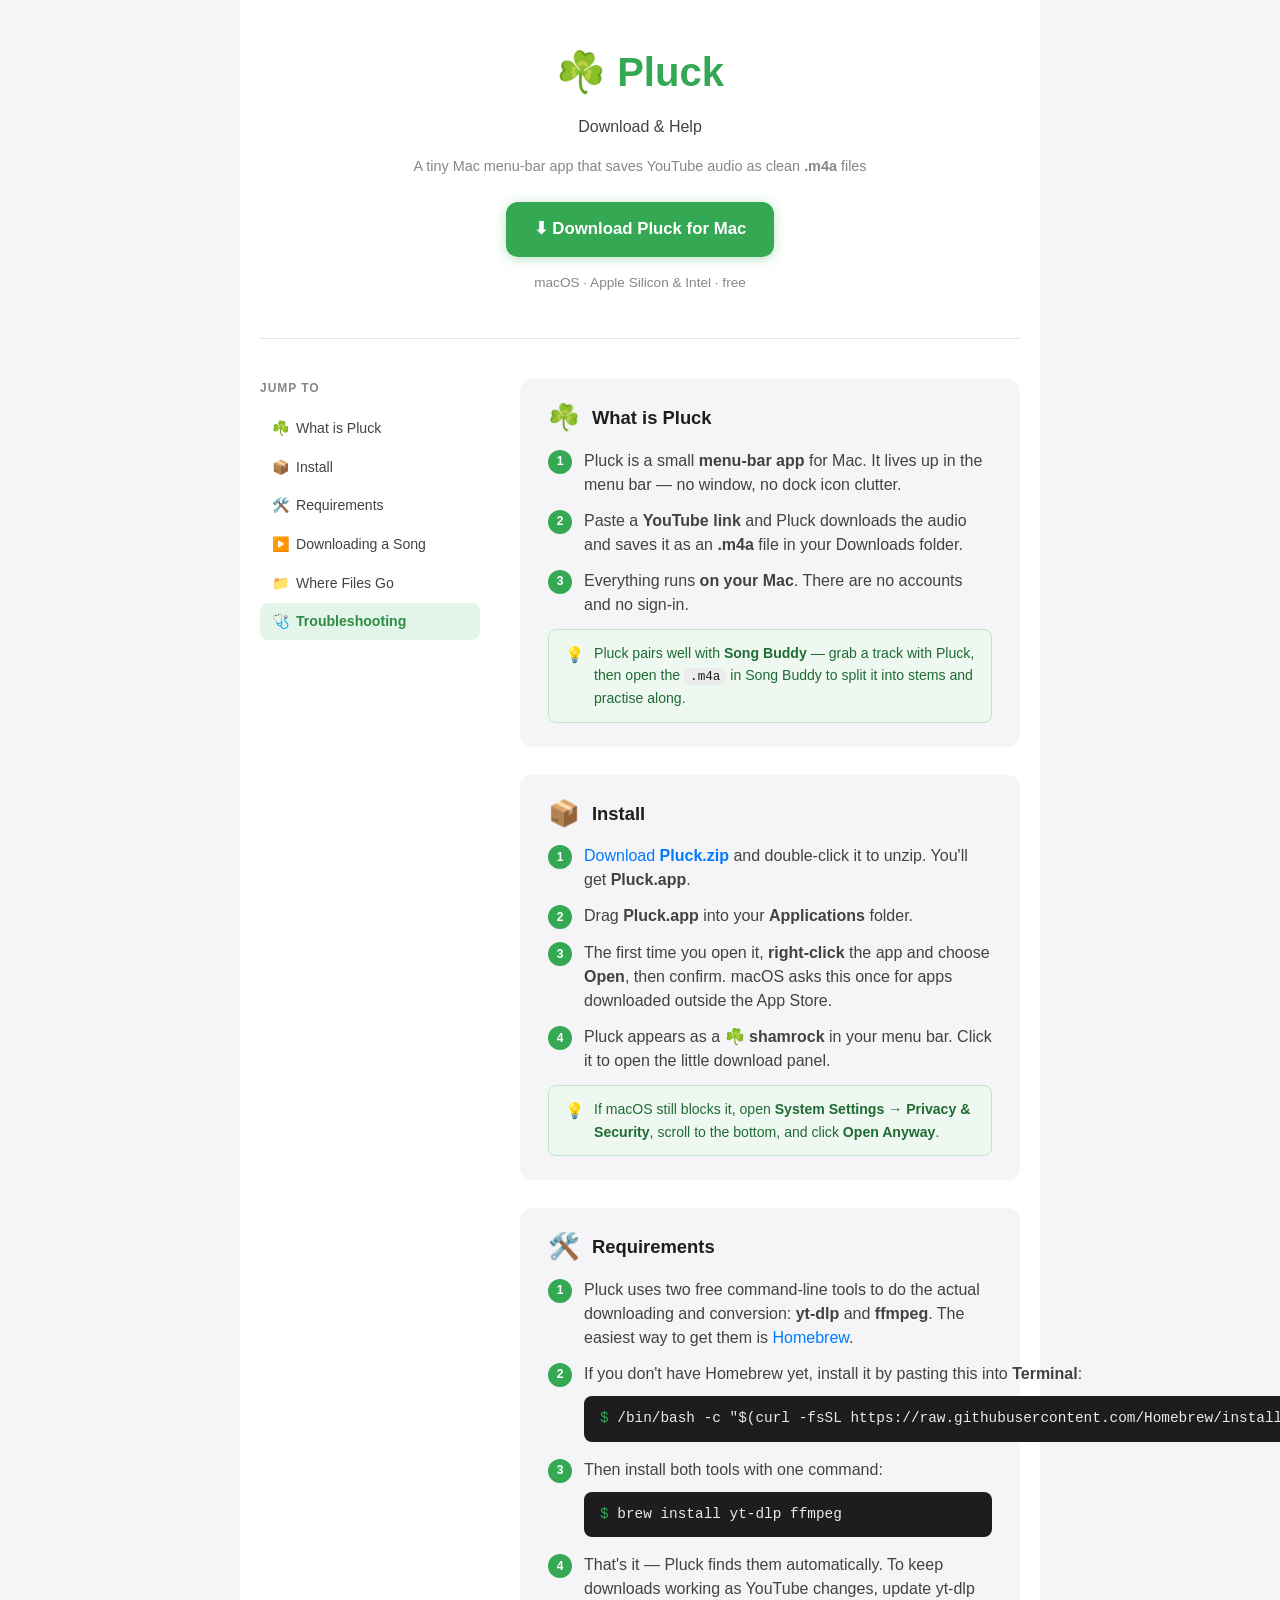
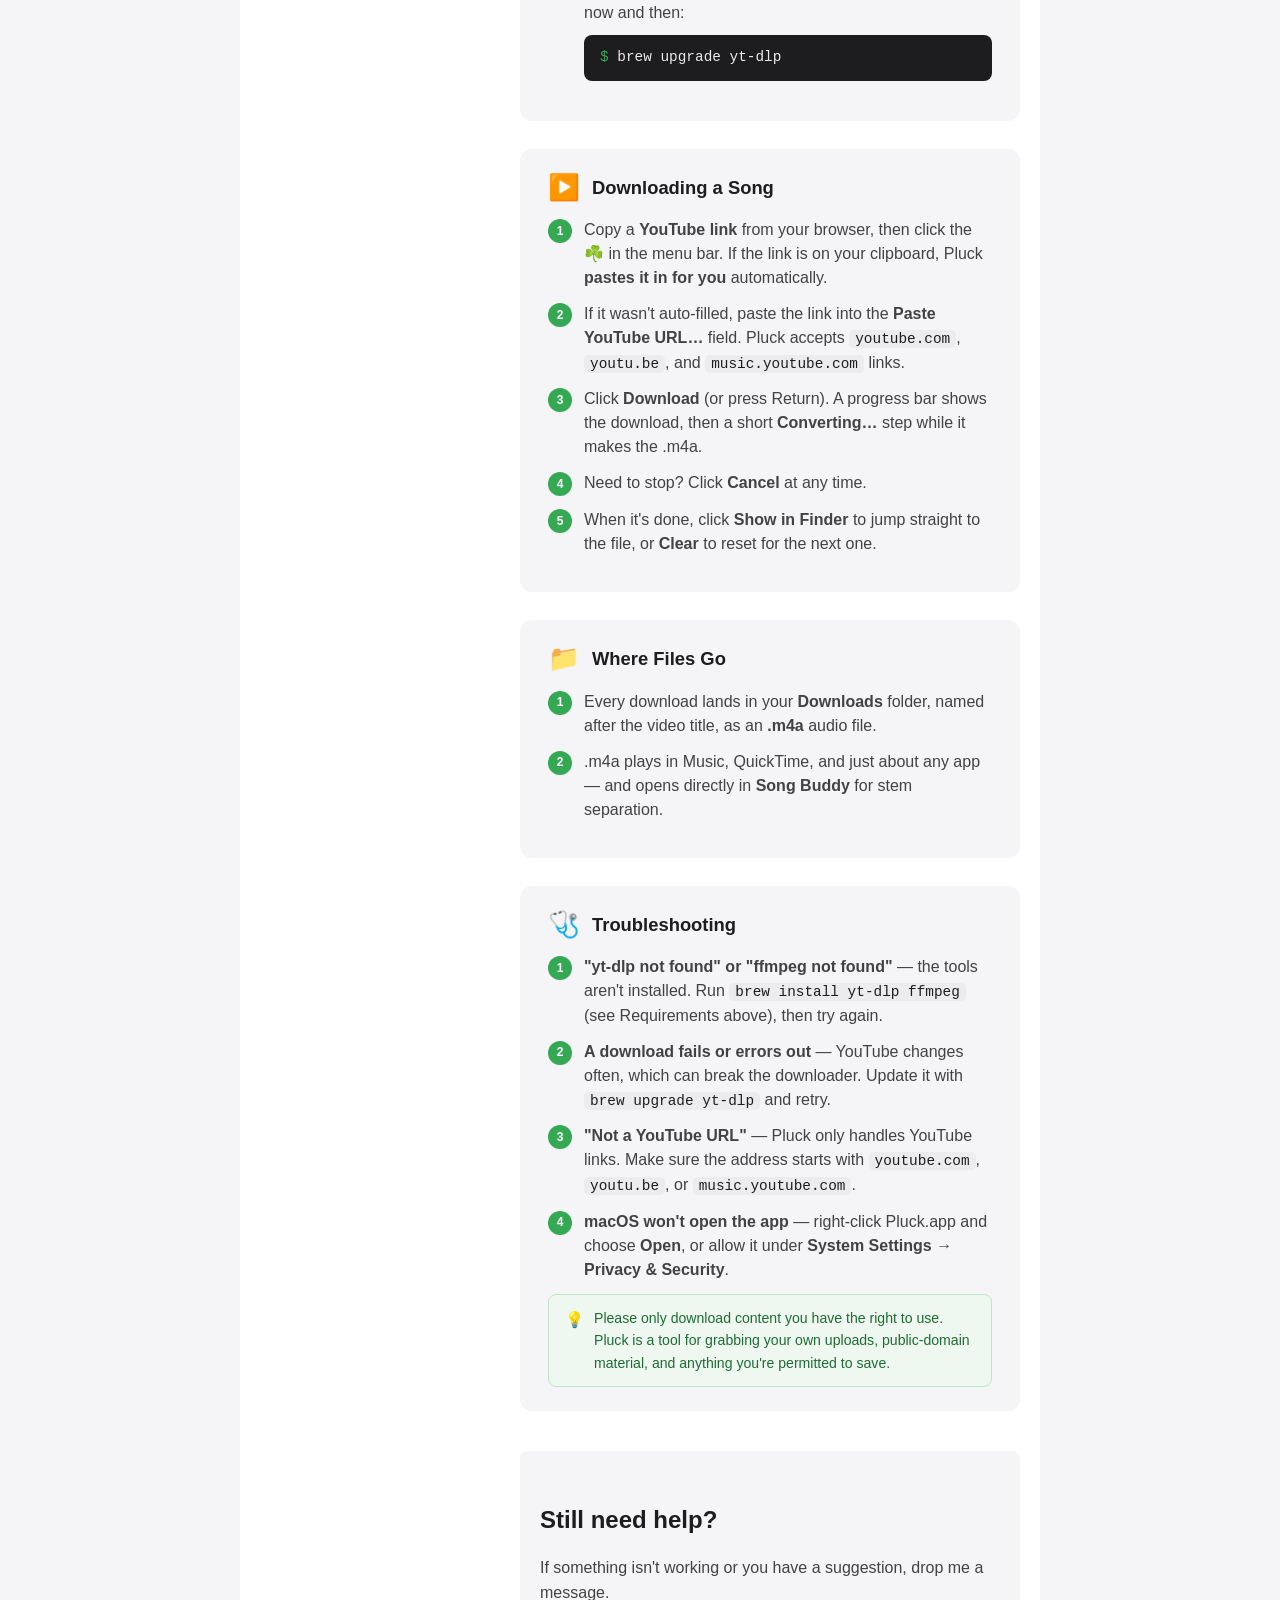
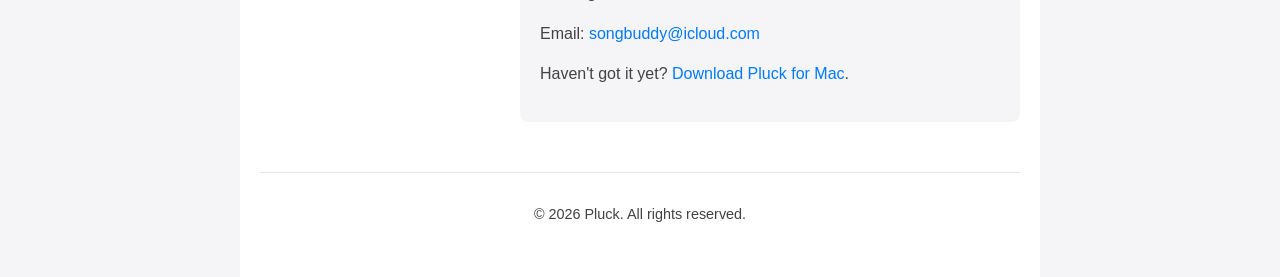
<file: pluck.html>
<!DOCTYPE html>
<html lang="en">
<head>
    <meta charset="UTF-8">
    <meta name="viewport" content="width=device-width, initial-scale=1.0">
    <title>Pluck - Download &amp; Help</title>
    <link rel="stylesheet" href="styles.css">
    <link rel="stylesheet" href="support.css">
    <style>
        /* ── Pluck green accent (overrides the shared blue) ── */
        .app-name { color: #34a853; }
        .step-num { background: #34a853; }
        .sidebar nav a:hover { background: #eef8f0; color: #2c8c46; }
        .sidebar nav a.active { background: #e3f5e8; color: #2c8c46; }
        .tip-callout { background: #eef8f0; border-color: #bfe6c9; color: #1e6b34; }

        /* ── Download button ── */
        .download-cta { margin-top: 24px; }
        .download-btn {
            display: inline-flex;
            align-items: center;
            gap: 10px;
            background: #34a853;
            color: white;
            font-size: 1.05em;
            font-weight: 600;
            padding: 14px 28px;
            border-radius: 12px;
            text-decoration: none;
            box-shadow: 0 2px 12px rgba(52, 168, 83, 0.35);
            transition: background 0.15s, transform 0.05s;
        }
        .download-btn:hover { background: #2c8c46; text-decoration: none; }
        .download-btn:active { transform: translateY(1px); }
        .download-note {
            margin-top: 10px;
            color: #86868b;
            font-size: 0.85em;
        }

        /* ── Code block for terminal commands ── */
        code, .cmd {
            font-family: 'SF Mono', SFMono-Regular, ui-monospace, Menlo, Consolas, monospace;
            font-size: 0.9em;
        }
        code {
            background: #ececef;
            padding: 1px 6px;
            border-radius: 5px;
            color: #1d1d1f;
        }
        .cmd {
            display: block;
            background: #1d1d1f;
            color: #eaeaea;
            padding: 12px 16px;
            border-radius: 8px;
            margin: 10px 0 4px;
            overflow-x: auto;
            white-space: pre;
        }
        .cmd .prompt { color: #34a853; user-select: none; }
    </style>
</head>
<body>
    <div class="container">

        <!-- Header -->
        <header>
            <h1><span class="app-name">☘️ Pluck</span></h1>
            <p>Download &amp; Help</p>
            <p class="last-updated">A tiny Mac menu-bar app that saves YouTube audio as clean <strong>.m4a</strong> files</p>
            <p class="download-cta">
                <a href="https://pub-8ec5c98be48d44dea5c2217a92a8fa44.r2.dev/Pluck.zip" class="download-btn">
                    ⬇︎ Download Pluck for Mac
                </a>
            </p>
            <p class="download-note">macOS · Apple Silicon &amp; Intel · free</p>
        </header>

        <!-- Layout: sidebar + main -->
        <div class="support-layout">

            <!-- Sidebar nav -->
            <aside class="sidebar">
                <p class="sidebar-title">Jump to</p>
                <nav id="sidebar-nav">
                    <a href="#what"><span class="nav-icon">☘️</span>What is Pluck</a>
                    <a href="#install"><span class="nav-icon">📦</span>Install</a>
                    <a href="#requirements"><span class="nav-icon">🛠️</span>Requirements</a>
                    <a href="#using"><span class="nav-icon">▶️</span>Downloading a Song</a>
                    <a href="#files"><span class="nav-icon">📁</span>Where Files Go</a>
                    <a href="#troubleshooting"><span class="nav-icon">🩺</span>Troubleshooting</a>
                </nav>
            </aside>

            <!-- Main content -->
            <main class="support-main">

                <!-- 1. What is Pluck -->
                <section id="what" class="topic-card">
                    <div class="topic-header">
                        <span class="topic-icon">☘️</span>
                        <h2 class="topic-title">What is Pluck</h2>
                    </div>
                    <ol class="steps">
                        <li>
                            <span class="step-num">1</span>
                            <span class="step-text">Pluck is a small <strong>menu-bar app</strong> for Mac. It lives up in the menu bar — no window, no dock icon clutter.</span>
                        </li>
                        <li>
                            <span class="step-num">2</span>
                            <span class="step-text">Paste a <strong>YouTube link</strong> and Pluck downloads the audio and saves it as an <strong>.m4a</strong> file in your Downloads folder.</span>
                        </li>
                        <li>
                            <span class="step-num">3</span>
                            <span class="step-text">Everything runs <strong>on your Mac</strong>. There are no accounts and no sign-in.</span>
                        </li>
                    </ol>
                    <div class="tip-callout">
                        <span class="tip-callout-icon">💡</span>
                        <span>Pluck pairs well with <strong>Song Buddy</strong> — grab a track with Pluck, then open the <code>.m4a</code> in Song Buddy to split it into stems and practise along.</span>
                    </div>
                </section>

                <!-- 2. Install -->
                <section id="install" class="topic-card">
                    <div class="topic-header">
                        <span class="topic-icon">📦</span>
                        <h2 class="topic-title">Install</h2>
                    </div>
                    <ol class="steps">
                        <li>
                            <span class="step-num">1</span>
                            <span class="step-text"><a href="https://pub-8ec5c98be48d44dea5c2217a92a8fa44.r2.dev/Pluck.zip">Download <strong>Pluck.zip</strong></a> and double-click it to unzip. You'll get <strong>Pluck.app</strong>.</span>
                        </li>
                        <li>
                            <span class="step-num">2</span>
                            <span class="step-text">Drag <strong>Pluck.app</strong> into your <strong>Applications</strong> folder.</span>
                        </li>
                        <li>
                            <span class="step-num">3</span>
                            <span class="step-text">The first time you open it, <strong>right-click</strong> the app and choose <strong>Open</strong>, then confirm. macOS asks this once for apps downloaded outside the App Store.</span>
                        </li>
                        <li>
                            <span class="step-num">4</span>
                            <span class="step-text">Pluck appears as a <strong>☘️ shamrock</strong> in your menu bar. Click it to open the little download panel.</span>
                        </li>
                    </ol>
                    <div class="tip-callout">
                        <span class="tip-callout-icon">💡</span>
                        <span>If macOS still blocks it, open <strong>System Settings → Privacy &amp; Security</strong>, scroll to the bottom, and click <strong>Open Anyway</strong>.</span>
                    </div>
                </section>

                <!-- 3. Requirements -->
                <section id="requirements" class="topic-card">
                    <div class="topic-header">
                        <span class="topic-icon">🛠️</span>
                        <h2 class="topic-title">Requirements</h2>
                    </div>
                    <ol class="steps">
                        <li>
                            <span class="step-num">1</span>
                            <span class="step-text">Pluck uses two free command-line tools to do the actual downloading and conversion: <strong>yt-dlp</strong> and <strong>ffmpeg</strong>. The easiest way to get them is <a href="https://brew.sh">Homebrew</a>.</span>
                        </li>
                        <li>
                            <span class="step-num">2</span>
                            <span class="step-text">If you don't have Homebrew yet, install it by pasting this into <strong>Terminal</strong>:
                                <span class="cmd"><span class="prompt">$ </span>/bin/bash -c "$(curl -fsSL https://raw.githubusercontent.com/Homebrew/install/HEAD/install.sh)"</span>
                            </span>
                        </li>
                        <li>
                            <span class="step-num">3</span>
                            <span class="step-text">Then install both tools with one command:
                                <span class="cmd"><span class="prompt">$ </span>brew install yt-dlp ffmpeg</span>
                            </span>
                        </li>
                        <li>
                            <span class="step-num">4</span>
                            <span class="step-text">That's it — Pluck finds them automatically. To keep downloads working as YouTube changes, update yt-dlp now and then:
                                <span class="cmd"><span class="prompt">$ </span>brew upgrade yt-dlp</span>
                            </span>
                        </li>
                    </ol>
                </section>

                <!-- 4. Downloading a Song -->
                <section id="using" class="topic-card">
                    <div class="topic-header">
                        <span class="topic-icon">▶️</span>
                        <h2 class="topic-title">Downloading a Song</h2>
                    </div>
                    <ol class="steps">
                        <li>
                            <span class="step-num">1</span>
                            <span class="step-text">Copy a <strong>YouTube link</strong> from your browser, then click the <strong>☘️</strong> in the menu bar. If the link is on your clipboard, Pluck <strong>pastes it in for you</strong> automatically.</span>
                        </li>
                        <li>
                            <span class="step-num">2</span>
                            <span class="step-text">If it wasn't auto-filled, paste the link into the <strong>Paste YouTube URL…</strong> field. Pluck accepts <code>youtube.com</code>, <code>youtu.be</code>, and <code>music.youtube.com</code> links.</span>
                        </li>
                        <li>
                            <span class="step-num">3</span>
                            <span class="step-text">Click <strong>Download</strong> (or press Return). A progress bar shows the download, then a short <strong>Converting…</strong> step while it makes the .m4a.</span>
                        </li>
                        <li>
                            <span class="step-num">4</span>
                            <span class="step-text">Need to stop? Click <strong>Cancel</strong> at any time.</span>
                        </li>
                        <li>
                            <span class="step-num">5</span>
                            <span class="step-text">When it's done, click <strong>Show in Finder</strong> to jump straight to the file, or <strong>Clear</strong> to reset for the next one.</span>
                        </li>
                    </ol>
                </section>

                <!-- 5. Where Files Go -->
                <section id="files" class="topic-card">
                    <div class="topic-header">
                        <span class="topic-icon">📁</span>
                        <h2 class="topic-title">Where Files Go</h2>
                    </div>
                    <ol class="steps">
                        <li>
                            <span class="step-num">1</span>
                            <span class="step-text">Every download lands in your <strong>Downloads</strong> folder, named after the video title, as an <strong>.m4a</strong> audio file.</span>
                        </li>
                        <li>
                            <span class="step-num">2</span>
                            <span class="step-text">.m4a plays in Music, QuickTime, and just about any app — and opens directly in <strong>Song Buddy</strong> for stem separation.</span>
                        </li>
                    </ol>
                </section>

                <!-- 6. Troubleshooting -->
                <section id="troubleshooting" class="topic-card">
                    <div class="topic-header">
                        <span class="topic-icon">🩺</span>
                        <h2 class="topic-title">Troubleshooting</h2>
                    </div>
                    <ol class="steps">
                        <li>
                            <span class="step-num">1</span>
                            <span class="step-text"><strong>"yt-dlp not found" or "ffmpeg not found"</strong> — the tools aren't installed. Run <code>brew install yt-dlp ffmpeg</code> (see Requirements above), then try again.</span>
                        </li>
                        <li>
                            <span class="step-num">2</span>
                            <span class="step-text"><strong>A download fails or errors out</strong> — YouTube changes often, which can break the downloader. Update it with <code>brew upgrade yt-dlp</code> and retry.</span>
                        </li>
                        <li>
                            <span class="step-num">3</span>
                            <span class="step-text"><strong>"Not a YouTube URL"</strong> — Pluck only handles YouTube links. Make sure the address starts with <code>youtube.com</code>, <code>youtu.be</code>, or <code>music.youtube.com</code>.</span>
                        </li>
                        <li>
                            <span class="step-num">4</span>
                            <span class="step-text"><strong>macOS won't open the app</strong> — right-click Pluck.app and choose <strong>Open</strong>, or allow it under <strong>System Settings → Privacy &amp; Security</strong>.</span>
                        </li>
                    </ol>
                    <div class="tip-callout">
                        <span class="tip-callout-icon">💡</span>
                        <span>Please only download content you have the right to use. Pluck is a tool for grabbing your own uploads, public-domain material, and anything you're permitted to save.</span>
                    </div>
                </section>

                <!-- Contact / footer CTA -->
                <div class="contact">
                    <h2>Still need help?</h2>
                    <p>If something isn't working or you have a suggestion, drop me a message.</p>
                    <p>Email: <a href="mailto:songbuddy@icloud.com">songbuddy@icloud.com</a></p>
                    <p>Haven't got it yet? <a href="https://pub-8ec5c98be48d44dea5c2217a92a8fa44.r2.dev/Pluck.zip">Download Pluck for Mac</a>.</p>
                </div>

            </main>
        </div><!-- /.support-layout -->

        <footer>
            <p>&copy; 2026 Pluck. All rights reserved.</p>
        </footer>

    </div><!-- /.container -->

    <!-- Back to top button -->
    <a href="#" id="back-to-top" aria-label="Back to top">↑</a>

    <script>
        // Back-to-top visibility
        const btn = document.getElementById('back-to-top');
        window.addEventListener('scroll', () => {
            btn.classList.toggle('visible', window.scrollY > 300);
        });

        // Sidebar active link highlighting
        const sections = document.querySelectorAll('.topic-card[id]');
        const navLinks = document.querySelectorAll('#sidebar-nav a');

        const observer = new IntersectionObserver((entries) => {
            entries.forEach(entry => {
                if (entry.isIntersecting) {
                    navLinks.forEach(link => {
                        link.classList.toggle(
                            'active',
                            link.getAttribute('href') === '#' + entry.target.id
                        );
                    });
                }
            });
        }, { rootMargin: '-20% 0px -60% 0px' });

        sections.forEach(section => observer.observe(section));

        // Smooth scroll for sidebar links
        navLinks.forEach(link => {
            link.addEventListener('click', e => {
                e.preventDefault();
                const target = document.querySelector(link.getAttribute('href'));
                if (target) target.scrollIntoView({ behavior: 'smooth', block: 'start' });
            });
        });

        // Back to top smooth scroll
        btn.addEventListener('click', e => {
            e.preventDefault();
            window.scrollTo({ top: 0, behavior: 'smooth' });
        });
    </script>
</body>
</html>
</file>
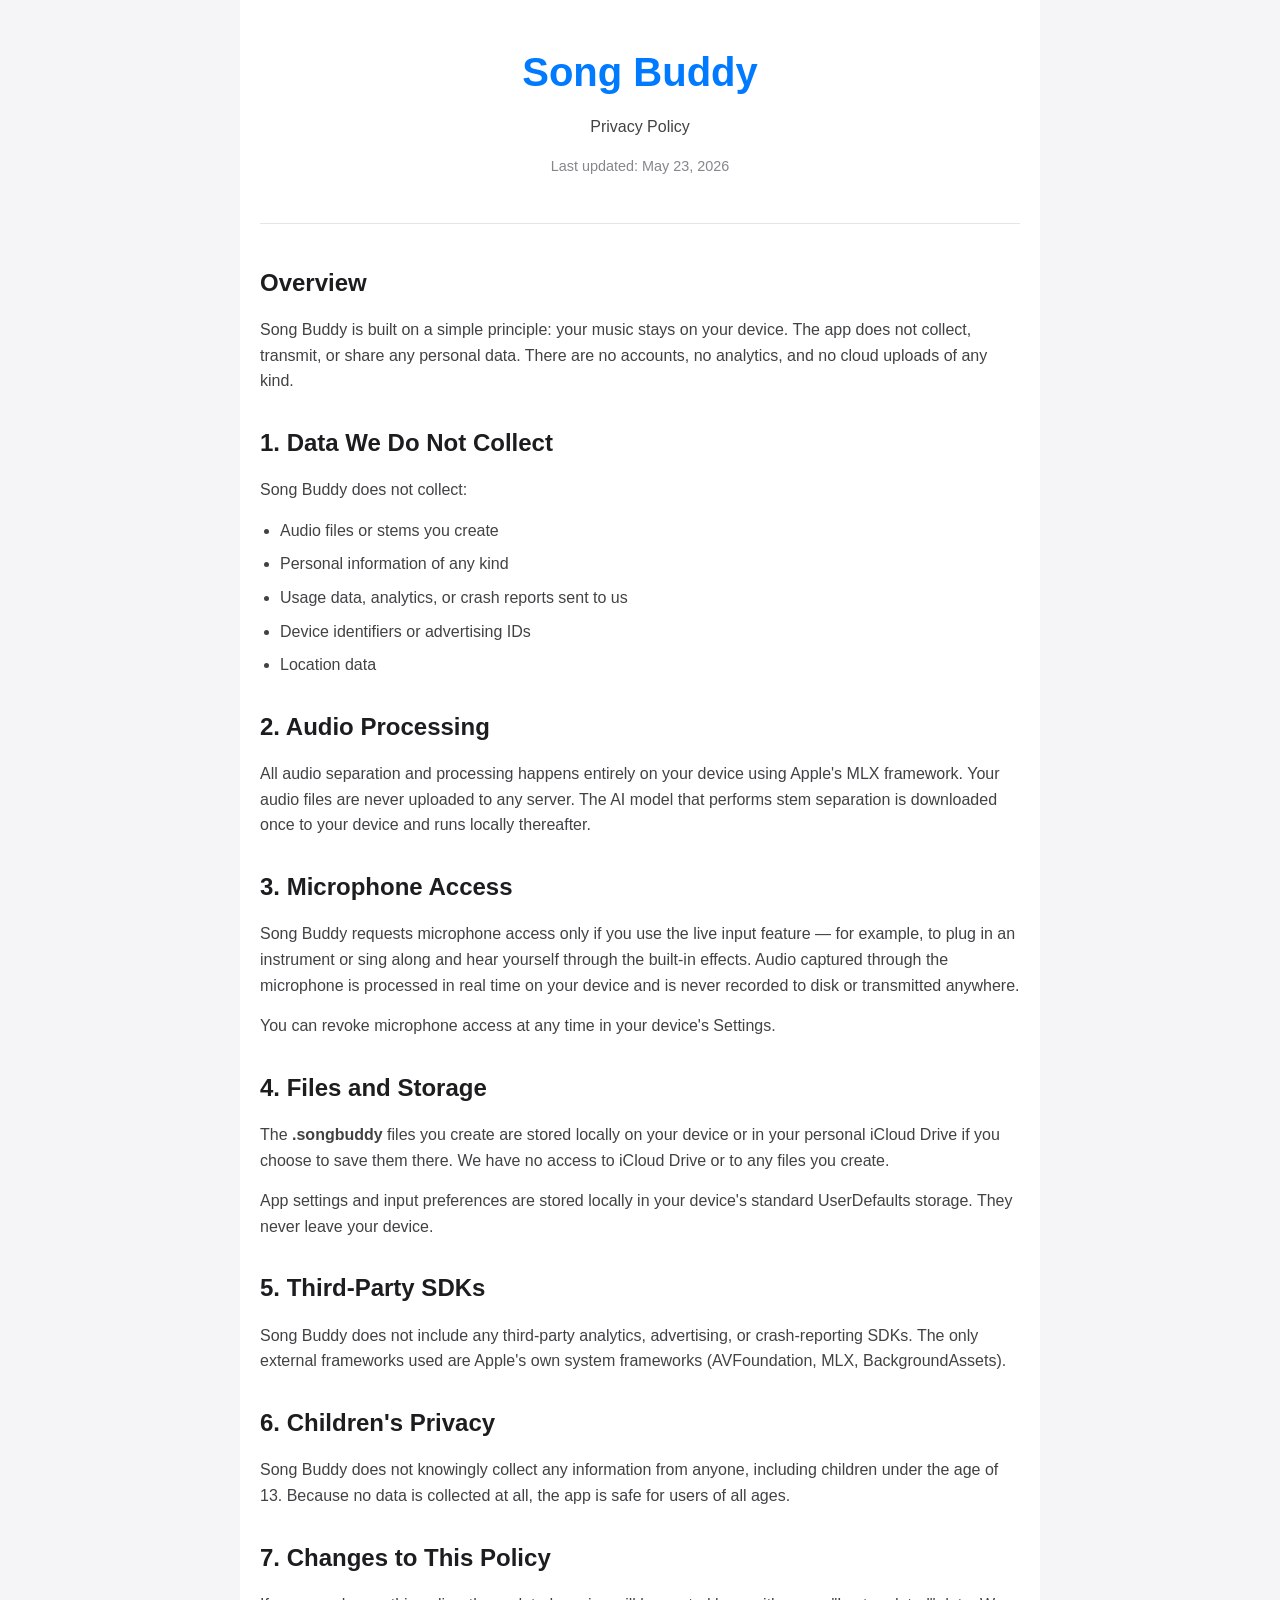
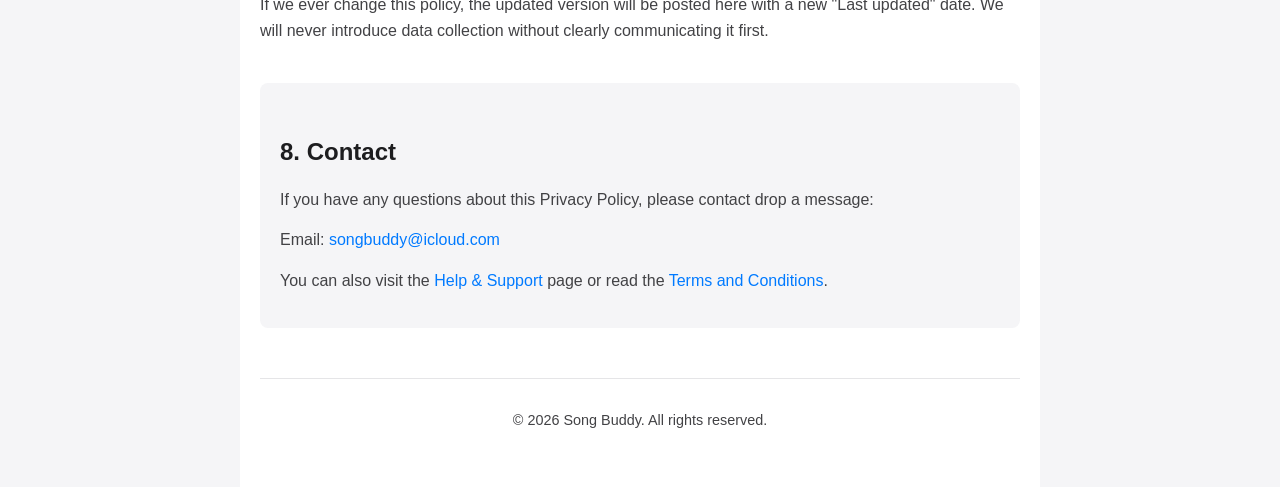
<file: privacy.html>
<!DOCTYPE html>
<html lang="en">
<head>
    <meta charset="UTF-8">
    <meta name="viewport" content="width=device-width, initial-scale=1.0">
    <title>Song Buddy - Privacy Policy</title>
    <link rel="stylesheet" href="styles.css">
</head>
<body>
    <div class="container">
        <header>
            <h1><span class="app-name">Song Buddy</span></h1>
            <p>Privacy Policy</p>
            <p class="last-updated">Last updated: May 23, 2026</p>
        </header>

        <section>
            <h2>Overview</h2>
            <p>Song Buddy is built on a simple principle: your music stays on your device. The app does not collect, transmit, or share any personal data. There are no accounts, no analytics, and no cloud uploads of any kind.</p>
        </section>

        <section>
            <h2>1. Data We Do Not Collect</h2>
            <p>Song Buddy does not collect:</p>
            <ul>
                <li>Audio files or stems you create</li>
                <li>Personal information of any kind</li>
                <li>Usage data, analytics, or crash reports sent to us</li>
                <li>Device identifiers or advertising IDs</li>
                <li>Location data</li>
            </ul>
        </section>

        <section>
            <h2>2. Audio Processing</h2>
            <p>All audio separation and processing happens entirely on your device using Apple's MLX framework. Your audio files are never uploaded to any server. The AI model that performs stem separation is downloaded once to your device and runs locally thereafter.</p>
        </section>

        <section>
            <h2>3. Microphone Access</h2>
            <p>Song Buddy requests microphone access only if you use the live input feature — for example, to plug in an instrument or sing along and hear yourself through the built-in effects. Audio captured through the microphone is processed in real time on your device and is never recorded to disk or transmitted anywhere.</p>
            <p>You can revoke microphone access at any time in your device's Settings.</p>
        </section>

        <section>
            <h2>4. Files and Storage</h2>
            <p>The <strong>.songbuddy</strong> files you create are stored locally on your device or in your personal iCloud Drive if you choose to save them there. We have no access to iCloud Drive or to any files you create.</p>
            <p>App settings and input preferences are stored locally in your device's standard UserDefaults storage. They never leave your device.</p>
        </section>

        <section>
            <h2>5. Third-Party SDKs</h2>
            <p>Song Buddy does not include any third-party analytics, advertising, or crash-reporting SDKs. The only external frameworks used are Apple's own system frameworks (AVFoundation, MLX, BackgroundAssets).</p>
        </section>

        <section>
            <h2>6. Children's Privacy</h2>
            <p>Song Buddy does not knowingly collect any information from anyone, including children under the age of 13. Because no data is collected at all, the app is safe for users of all ages.</p>
        </section>

        <section>
            <h2>7. Changes to This Policy</h2>
            <p>If we ever change this policy, the updated version will be posted here with a new "Last updated" date. We will never introduce data collection without clearly communicating it first.</p>
        </section>

        <section class="contact">
            <h2>8. Contact</h2>
            <p>If you have any questions about this Privacy Policy, please contact drop a message:</p>
            <p>Email: <a href="mailto:songbuddy@icloud.com">songbuddy@icloud.com</a></p>
            <p>You can also visit the <a href="index.html">Help &amp; Support</a> page or read the <a href="terms.html">Terms and Conditions</a>.</p>
        </section>

        <footer>
            <p>&copy; 2026 Song Buddy. All rights reserved.</p>
        </footer>
    </div>
</body>
</html>
</file>
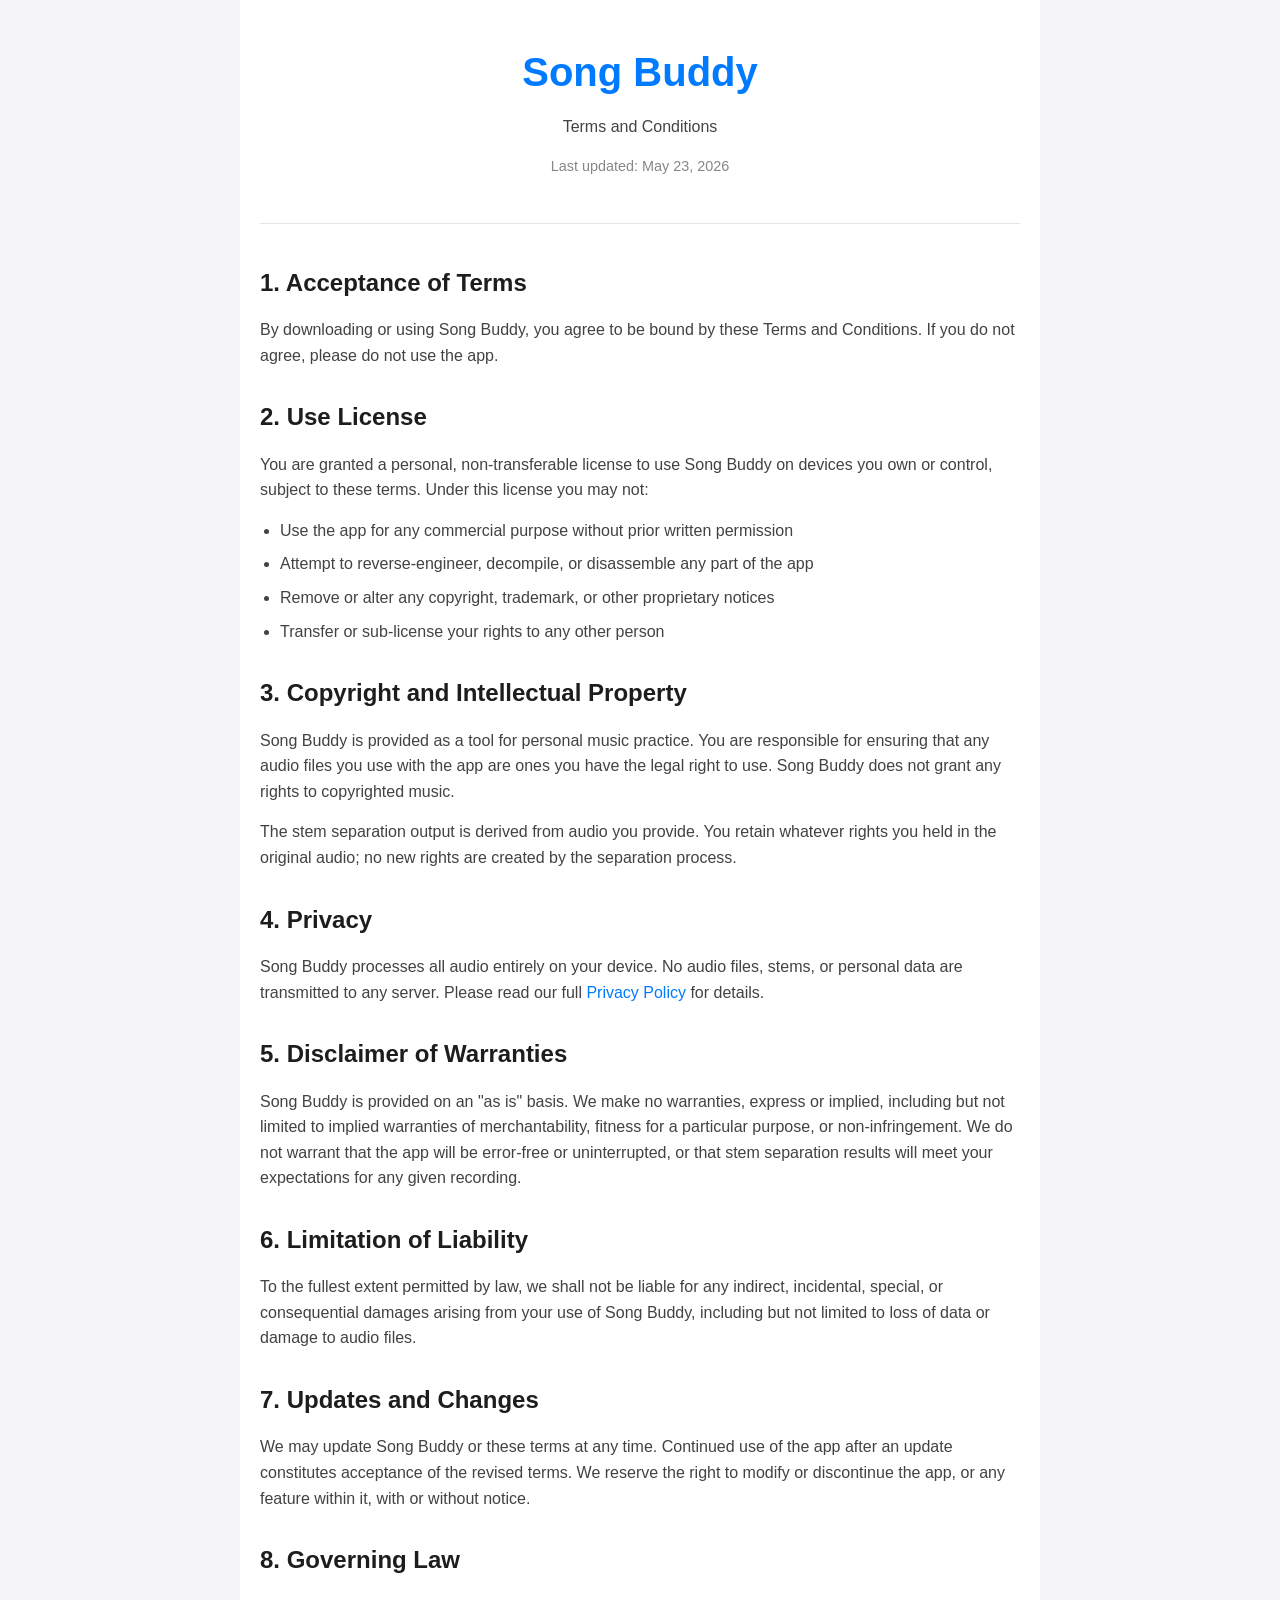
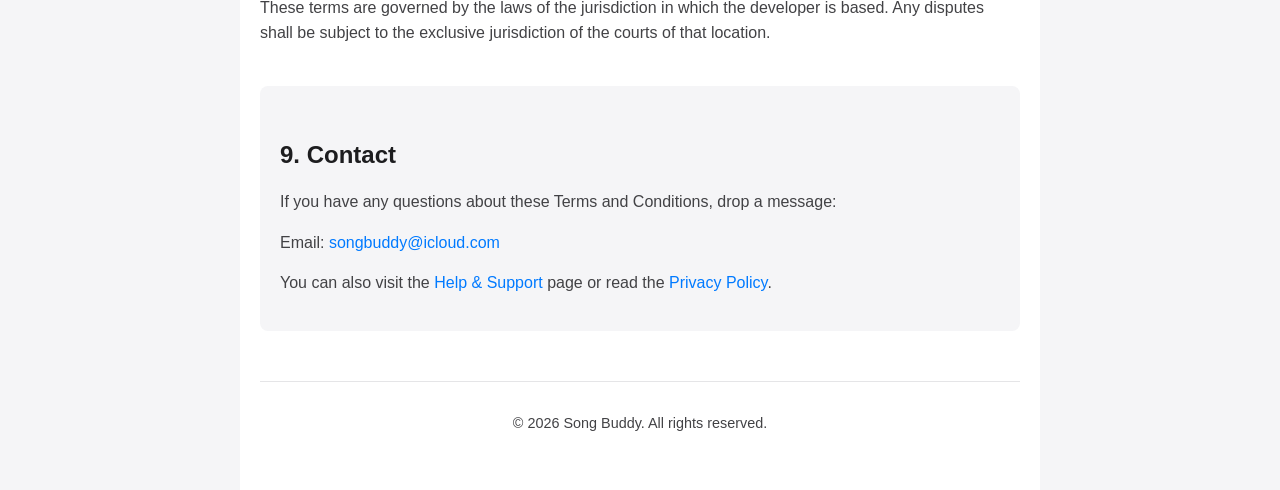
<file: terms.html>
<!DOCTYPE html>
<html lang="en">
<head>
    <meta charset="UTF-8">
    <meta name="viewport" content="width=device-width, initial-scale=1.0">
    <title>Song Buddy - Terms and Conditions</title>
    <link rel="stylesheet" href="styles.css">
</head>
<body>
    <div class="container">
        <header>
            <h1><span class="app-name">Song Buddy</span></h1>
            <p>Terms and Conditions</p>
            <p class="last-updated">Last updated: May 23, 2026</p>
        </header>

        <section>
            <h2>1. Acceptance of Terms</h2>
            <p>By downloading or using Song Buddy, you agree to be bound by these Terms and Conditions. If you do not agree, please do not use the app.</p>
        </section>

        <section>
            <h2>2. Use License</h2>
            <p>You are granted a personal, non-transferable license to use Song Buddy on devices you own or control, subject to these terms. Under this license you may not:</p>
            <ul>
                <li>Use the app for any commercial purpose without prior written permission</li>
                <li>Attempt to reverse-engineer, decompile, or disassemble any part of the app</li>
                <li>Remove or alter any copyright, trademark, or other proprietary notices</li>
                <li>Transfer or sub-license your rights to any other person</li>
            </ul>
        </section>

        <section>
            <h2>3. Copyright and Intellectual Property</h2>
            <p>Song Buddy is provided as a tool for personal music practice. You are responsible for ensuring that any audio files you use with the app are ones you have the legal right to use. Song Buddy does not grant any rights to copyrighted music.</p>
            <p>The stem separation output is derived from audio you provide. You retain whatever rights you held in the original audio; no new rights are created by the separation process.</p>
        </section>

        <section>
            <h2>4. Privacy</h2>
            <p>Song Buddy processes all audio entirely on your device. No audio files, stems, or personal data are transmitted to any server. Please read our full <a href="privacy.html">Privacy Policy</a> for details.</p>
        </section>

        <section>
            <h2>5. Disclaimer of Warranties</h2>
            <p>Song Buddy is provided on an "as is" basis. We make no warranties, express or implied, including but not limited to implied warranties of merchantability, fitness for a particular purpose, or non-infringement. We do not warrant that the app will be error-free or uninterrupted, or that stem separation results will meet your expectations for any given recording.</p>
        </section>

        <section>
            <h2>6. Limitation of Liability</h2>
            <p>To the fullest extent permitted by law, we shall not be liable for any indirect, incidental, special, or consequential damages arising from your use of Song Buddy, including but not limited to loss of data or damage to audio files.</p>
        </section>

        <section>
            <h2>7. Updates and Changes</h2>
            <p>We may update Song Buddy or these terms at any time. Continued use of the app after an update constitutes acceptance of the revised terms. We reserve the right to modify or discontinue the app, or any feature within it, with or without notice.</p>
        </section>

        <section>
            <h2>8. Governing Law</h2>
            <p>These terms are governed by the laws of the jurisdiction in which the developer is based. Any disputes shall be subject to the exclusive jurisdiction of the courts of that location.</p>
        </section>

        <section class="contact">
            <h2>9. Contact</h2>
            <p>If you have any questions about these Terms and Conditions, drop a message:</p>
            <p>Email: <a href="mailto:songbuddy@icloud.com">songbuddy@icloud.com</a></p>
            <p>You can also visit the <a href="index.html">Help &amp; Support</a> page or read the <a href="privacy.html">Privacy Policy</a>.</p>
        </section>

        <footer>
            <p>&copy; 2026 Song Buddy. All rights reserved.</p>
        </footer>
    </div>
</body>
</html>
</file>
<file: styles.css>
/* ============================================================
   Song Buddy — Shared Stylesheet
   Used by: index.html (T&C), support.html (Help & Support)
   ============================================================ */

* {
    margin: 0;
    padding: 0;
    box-sizing: border-box;
}

body {
    font-family: -apple-system, BlinkMacSystemFont, 'Segoe UI', Roboto, Oxygen, Ubuntu, Cantarell, sans-serif;
    line-height: 1.6;
    color: #333;
    background-color: #f5f5f7;
}

.container {
    max-width: 800px;
    margin: 0 auto;
    padding: 40px 20px;
    background-color: white;
    min-height: 100vh;
}

header {
    text-align: center;
    margin-bottom: 40px;
    padding-bottom: 30px;
    border-bottom: 1px solid #e5e5e7;
}

h1 {
    font-size: 2.5em;
    font-weight: 600;
    color: #1d1d1f;
    margin-bottom: 10px;
}

.app-name {
    color: #007aff;
}

.last-updated {
    color: #86868b;
    font-size: 0.9em;
}

.app-store-cta {
    margin-top: 20px;
}

.app-store-badge {
    display: inline-block;
    transition: opacity 0.2s ease;
}

.app-store-badge:hover {
    opacity: 0.85;
}

.app-store-badge img {
    height: 48px;
    width: auto;
    vertical-align: middle;
}

h2 {
    font-size: 1.5em;
    font-weight: 600;
    color: #1d1d1f;
    margin-top: 30px;
    margin-bottom: 15px;
}

p {
    margin-bottom: 15px;
    color: #424245;
}

ul {
    margin-left: 20px;
    margin-bottom: 15px;
}

li {
    margin-bottom: 8px;
    color: #424245;
}

.contact {
    background-color: #f5f5f7;
    padding: 20px;
    border-radius: 8px;
    margin-top: 40px;
}

a {
    color: #007aff;
    text-decoration: none;
}

a:hover {
    text-decoration: underline;
}

footer {
    text-align: center;
    margin-top: 50px;
    padding-top: 30px;
    border-top: 1px solid #e5e5e7;
    color: #86868b;
    font-size: 0.9em;
}

@media (max-width: 600px) {
    h1 {
        font-size: 2em;
    }

    h2 {
        font-size: 1.3em;
    }
}
</file>
<file: support.css>
/* ============================================================
   Song Buddy — Support Page Styles
   Depends on: styles.css (shared base)
   ============================================================ */

/* ── Layout ── */
.support-layout {
    display: flex;
    gap: 40px;
    align-items: flex-start;
}

/* ── Sidebar ── */
.sidebar {
    flex: 0 0 220px;
    position: sticky;
    top: 30px;
}

.sidebar-title {
    font-size: 0.75em;
    font-weight: 700;
    text-transform: uppercase;
    letter-spacing: 0.08em;
    color: #86868b;
    margin-bottom: 12px;
}

.sidebar nav a {
    display: block;
    padding: 7px 12px;
    border-radius: 8px;
    color: #424245;
    font-size: 0.88em;
    text-decoration: none;
    transition: background 0.15s, color 0.15s;
    margin-bottom: 2px;
}

.sidebar nav a:hover {
    background: #f0f6ff;
    color: #007aff;
    text-decoration: none;
}

.sidebar nav a.active {
    background: #e8f2ff;
    color: #007aff;
    font-weight: 600;
}

.sidebar nav a .nav-icon {
    margin-right: 6px;
}

/* ── Main content ── */
.support-main {
    flex: 1;
    min-width: 0;
}

/* ── Topic cards ── */
.topic-card {
    background: #f5f5f7;
    border-radius: 12px;
    padding: 24px 28px;
    margin-bottom: 28px;
    scroll-margin-top: 30px;
}

.topic-header {
    display: flex;
    align-items: center;
    gap: 12px;
    margin-bottom: 16px;
}

.topic-icon {
    font-size: 1.6em;
    line-height: 1;
}

.topic-title {
    font-size: 1.15em;
    font-weight: 700;
    color: #1d1d1f;
    margin: 0;
}

/* ── Numbered steps ── */
.steps {
    list-style: none;
    margin: 0;
    padding: 0;
}

.steps li {
    display: flex;
    align-items: flex-start;
    gap: 12px;
    margin-bottom: 12px;
    color: #333;
}

.step-num {
    flex-shrink: 0;
    width: 24px;
    height: 24px;
    background: #007aff;
    color: white;
    border-radius: 50%;
    font-size: 0.75em;
    font-weight: 700;
    display: flex;
    align-items: center;
    justify-content: center;
    margin-top: 1px;
}

.step-text {
    flex: 1;
    color: #424245;
    line-height: 1.5;
}

/* ── Sub-lists inside steps ── */
.steps .step-text ul {
    margin: 8px 0 0 0;
    padding-left: 18px;
}

.steps .step-text ul li {
    display: list-item;
    margin-bottom: 4px;
}

/* ── Pro badge ── */
.pro-badge {
    display: inline-flex;
    align-items: center;
    gap: 3px;
    background: #fff3cd;
    color: #856404;
    border: 1px solid #ffc107;
    border-radius: 5px;
    font-size: 0.72em;
    font-weight: 700;
    padding: 1px 7px;
    vertical-align: middle;
    white-space: nowrap;
    margin-left: 4px;
}

/* ── Pro callout ── */
.pro-callout {
    background: #fffbeb;
    border: 1px solid #fcd34d;
    border-radius: 8px;
    padding: 12px 16px;
    margin-top: 16px;
    font-size: 0.88em;
    color: #78350f;
    display: flex;
    gap: 10px;
    align-items: flex-start;
}

.pro-callout-icon {
    font-size: 1.1em;
    flex-shrink: 0;
    margin-top: 1px;
}

/* ── Tip callout ── */
.tip-callout {
    background: #eff6ff;
    border: 1px solid #bfdbfe;
    border-radius: 8px;
    padding: 12px 16px;
    margin-top: 12px;
    font-size: 0.88em;
    color: #1e40af;
    display: flex;
    gap: 10px;
    align-items: flex-start;
}

.tip-callout-icon {
    font-size: 1.1em;
    flex-shrink: 0;
    margin-top: 1px;
}

/* ── Back to top ── */
#back-to-top {
    position: fixed;
    bottom: 30px;
    right: 30px;
    width: 42px;
    height: 42px;
    background: #007aff;
    color: white;
    border: none;
    border-radius: 50%;
    font-size: 1.2em;
    cursor: pointer;
    display: flex;
    align-items: center;
    justify-content: center;
    box-shadow: 0 2px 12px rgba(0, 122, 255, 0.35);
    opacity: 0;
    transition: opacity 0.25s;
    text-decoration: none;
}

#back-to-top.visible {
    opacity: 1;
}

/* ── Header subtitle ── */
.header-subtitle {
    color: #86868b;
    font-size: 1em;
    margin-top: 6px;
}

/* ── Responsive ── */
@media (max-width: 720px) {
    .support-layout {
        flex-direction: column;
        gap: 0;
    }

    .sidebar {
        position: static;
        flex: none;
        width: 100%;
        background: #f5f5f7;
        border-radius: 12px;
        padding: 16px 20px;
        margin-bottom: 24px;
    }

    .sidebar nav {
        display: flex;
        flex-wrap: wrap;
        gap: 6px;
    }

    .sidebar nav a {
        padding: 5px 10px;
        background: white;
        border-radius: 20px;
        font-size: 0.82em;
        margin: 0;
    }

    #back-to-top {
        right: 16px;
        bottom: 20px;
    }
}
</file>
